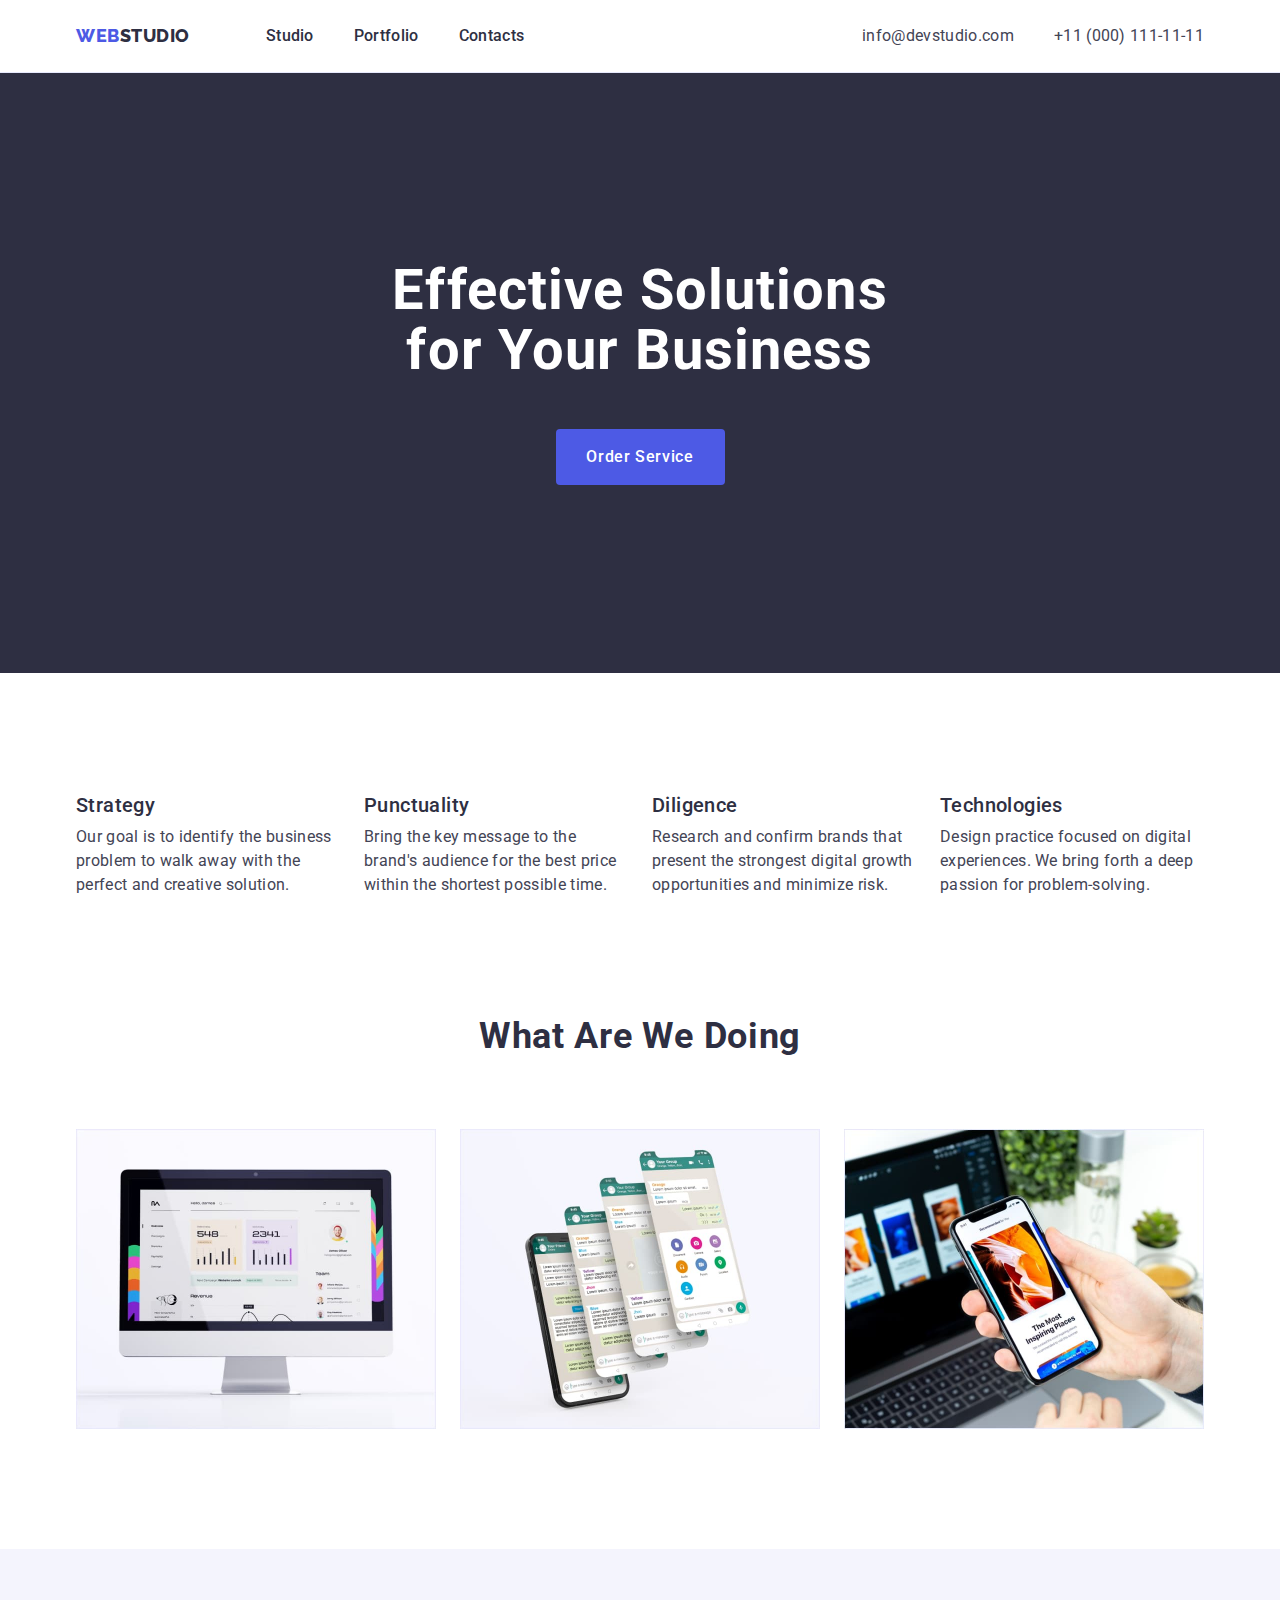
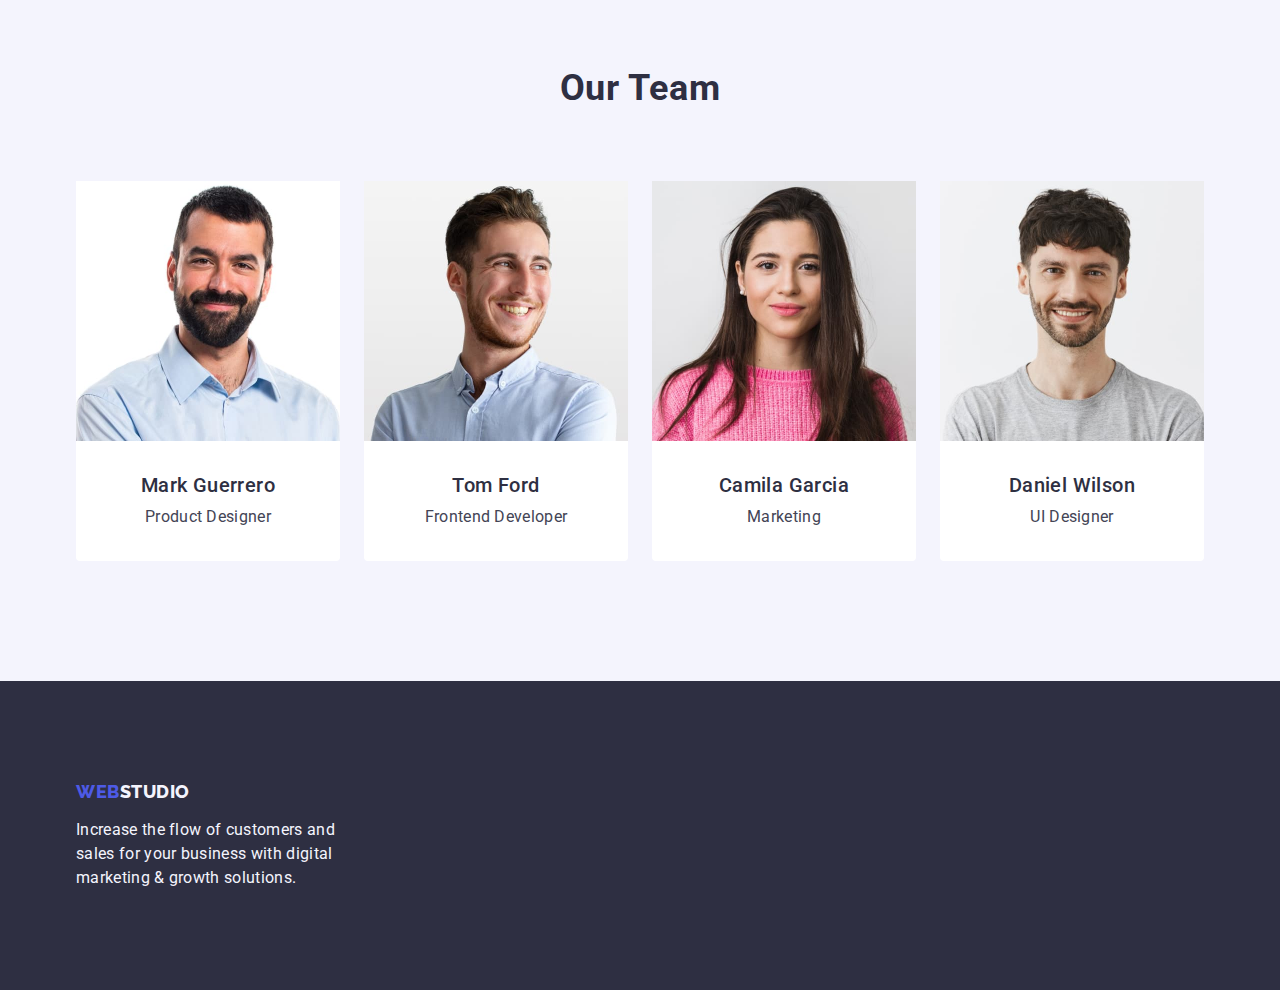
<file: index.html>
<!DOCTYPE html>
<html lang="en">
  <head>
    <meta charset="UTF-8" />
    <meta http-equiv="X-UA-Compatible" content="IE=edge" />
    <meta name="viewport" content="width=device-width, initial-scale=1.0" />
    <title>Webstudio</title>
    <link
      rel="stylesheet"
      href="https://cdnjs.cloudflare.com/ajax/libs/modern-normalize/2.0.0/modern-normalize.min.css"
    />
    <link rel="stylesheet" href="./css/styles.css" />
    <link rel="preconnect" href="https://fonts.googleapis.com" />
    <link rel="preconnect" href="https://fonts.gstatic.com" crossorigin />
    <link
      href="https://fonts.googleapis.com/css2?family=Raleway:wght@800&family=Roboto:wght@400;500;700&display=swap"
      rel="stylesheet"
    />
  </head>
  <body>
    <!-- Header -->

    <header class="page-header">
      <div class="page-header-container container">
        <nav class="header-nav">
          <a href="./index.html" class="header-logo link">
            Web<span class="header-logo-span">Studio</span></a
          >
          <ul class="header-menu list">
            <li>
              <a href="./index.html" class="header-ul-li-a link">Studio</a>
            </li>
            <li>
              <a href="./portfolio.html" class="header-ul-li-a link"
                >Portfolio</a
              >
            </li>
            <li>
              <a href="" class="header-ul-li-a link">Contacts</a>
            </li>
          </ul>
        </nav>

        <address class="header-address">
          <ul class="header-address-ul list">
            <li>
              <a
                href="mailto:info@devstudio.com"
                class="header-address-ul-li-a link"
                >info@devstudio.com</a
              >
            </li>
            <li>
              <a href="tel:+110001111111" class="header-address-ul-li-a link"
                >+11 (000) 111-11-11</a
              >
            </li>
          </ul>
        </address>
      </div>
    </header>

    <!-- Main -->
    <main>
      <section class="main-hero">
        <div class="container">
          <h1 class="main-hero-text">Effective Solutions for Your Business</h1>

          <button type="button" class="main-hero-button">Order Service</button>
        </div>
      </section>

      <section class="page-section-goals">
        <div class="container">
          <h2 class="visually-hidden">Why should you choose us?</h2>
          <ul class="section-goals-ul list">
            <li class="section-goals-ul-li">
              <h3 class="section-goals-hthree">Strategy</h3>
              <p class="section-goals-p">
                Our goal is to identify the business problem to walk away with
                the perfect and creative solution.
              </p>
            </li>
            <li class="section-goals-ul-li">
              <h3 class="section-goals-hthree">Punctuality</h3>
              <p class="section-goals-p">
                Bring the key message to the brand's audience for the best price
                within the shortest possible time.
              </p>
            </li>
            <li class="section-goals-ul-li">
              <h3 class="section-goals-hthree">Diligence</h3>
              <p class="section-goals-p">
                Research and confirm brands that present the strongest digital
                growth opportunities and minimize risk.
              </p>
            </li>
            <li class="section-goals-ul-li">
              <h3 class="section-goals-hthree">Technologies</h3>
              <p class="section-goals-p">
                Design practice focused on digital experiences. We bring forth a
                deep passion for problem-solving.
              </p>
            </li>
          </ul>
        </div>
      </section>

      <section class="main-section-projects">
        <div class="container">
          <h2 class="section-htwo">What are we doing</h2>
          <ul class="main-section-projects-ul list">
            <li class="main-section-projects-ul-li">
              <img src="./images/comphoto.jpg" alt="computer" width="360" />
            </li>
            <li class="main-section-projects-ul-li">
              <img
                src="./images/smartphonephoto.jpg"
                alt="smartphone"
                width="360"
              />
            </li>
            <li class="main-section-projects-ul-li">
              <img
                src="./images/computerandsmartphone.jpg"
                alt="computer and smartphone"
                width="360"
              />
            </li>
          </ul>
        </div>
      </section>

      <section class="main-section-team">
        <div class="container">
          <h2 class="section-htwo">Our Team</h2>
          <ul class="main-section-team-ul list">
            <li class="main-section-team-ul-li">
              <img
                src="./images/markguerrero.jpg"
                alt="Mark Guerrero"
                width="264"
              />
              <div class="main-section-team-div">
                <h3 class="section-team-hthree">Mark Guerrero</h3>
                <p class="main-section-team-ul-li-p">Product Designer</p>
              </div>
            </li>
            <li class="main-section-team-ul-li">
              <img src="./images/tomford.jpg" alt="Tom Ford" width="264" />
              <div class="main-section-team-div">
                <h3 class="section-team-hthree">Tom Ford</h3>
                <p class="main-section-team-ul-li-p">Frontend Developer</p>
              </div>
            </li>
            <li class="main-section-team-ul-li">
              <img
                src="./images/camilagarcia.jpg"
                alt="Camila Garcia"
                width="264"
              />
              <div class="main-section-team-div">
                <h3 class="section-team-hthree">Camila Garcia</h3>
                <p class="main-section-team-ul-li-p">Marketing</p>
              </div>
            </li>
            <li class="main-section-team-ul-li">
              <img
                src="./images/danielwilson.jpg"
                alt="Daniel Wilson"
                width="264"
              />
              <div class="main-section-team-div">
                <h3 class="section-team-hthree">Daniel Wilson</h3>
                <p class="main-section-team-ul-li-p">UI Designer</p>
              </div>
            </li>
          </ul>
        </div>
      </section>
    </main>

    <!-- Footer -->

    <footer class="page-footer">
      <div class="container">
        <a href="./index.html" class="footer-logo link">
          Web<span class="footer-logo-span">Studio</span></a
        >
        <p class="footer-p">
          Increase the flow of customers and sales for your business with
          digital marketing & growth solutions.
        </p>
      </div>
    </footer>
  </body>
</html>
</file>
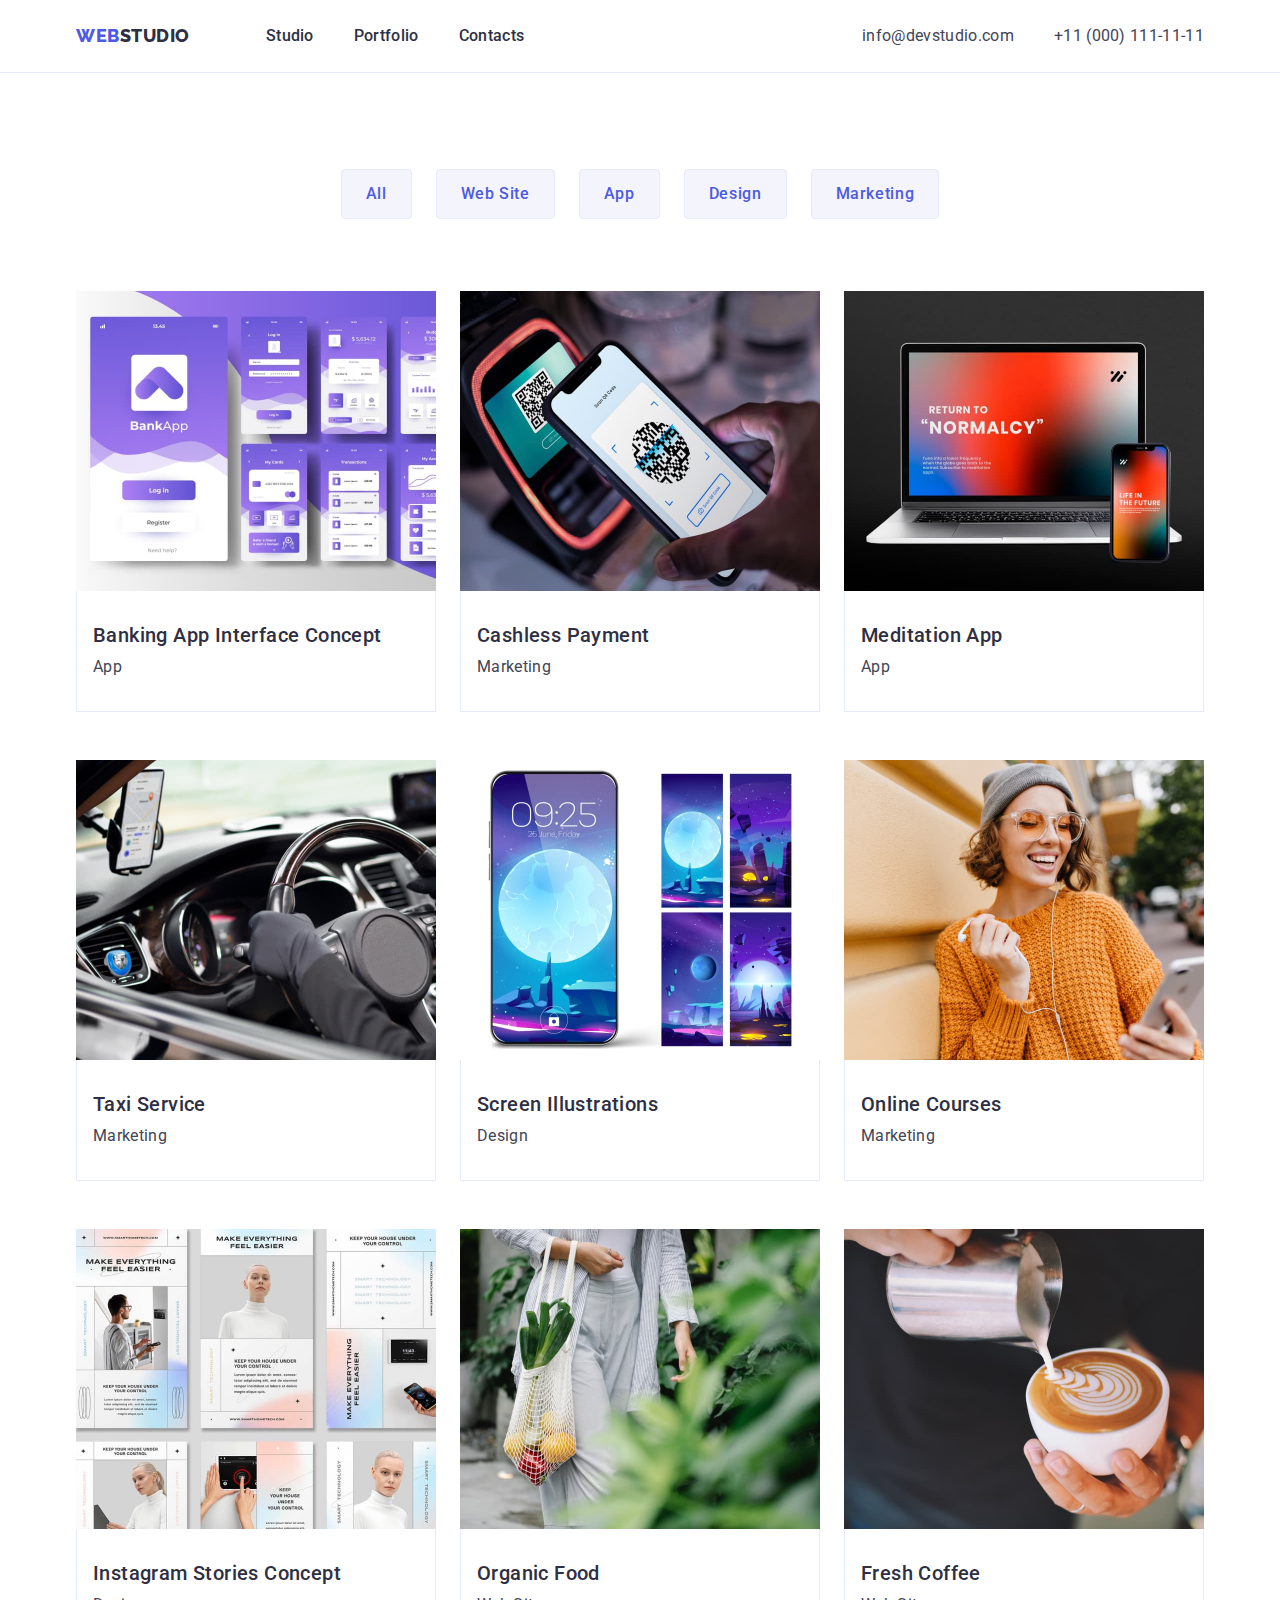
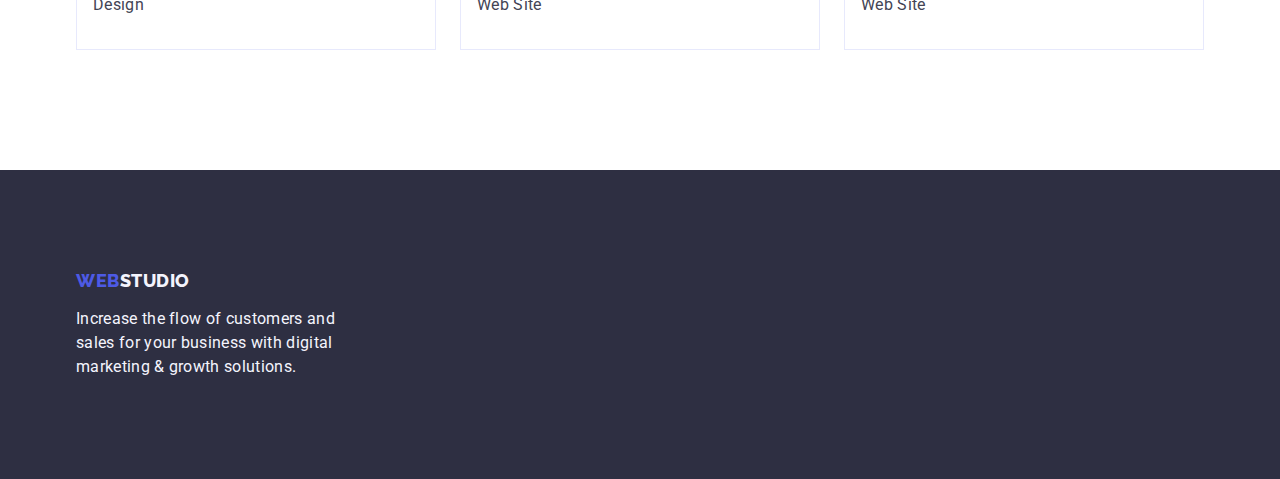
<file: portfolio.html>
<!DOCTYPE html>
<html lang="en">
  <head>
    <meta charset="UTF-8" />
    <meta http-equiv="X-UA-Compatible" content="IE=edge" />
    <meta name="viewport" content="width=device-width, initial-scale=1.0" />
    <title>Webstudio</title>
    <link
      rel="stylesheet"
      href="https://cdnjs.cloudflare.com/ajax/libs/modern-normalize/2.0.0/modern-normalize.min.css"
    />
    <link rel="stylesheet" href="./css/styles.css" />
    <link rel="preconnect" href="https://fonts.googleapis.com" />
    <link rel="preconnect" href="https://fonts.gstatic.com" crossorigin />
    <link
      href="https://fonts.googleapis.com/css2?family=Raleway:wght@800&family=Roboto:wght@400;500;700&display=swap"
      rel="stylesheet"
    />
  </head>
  <body>
    <!-- Header -->

    <header class="page-header">
      <div class="page-header-container container">
        <nav class="header-nav">
          <a href="./index.html" class="header-logo link">
            Web<span class="header-logo-span">Studio</span></a
          >
          <ul class="header-menu list">
            <li>
              <a href="./index.html" class="header-ul-li-a link">Studio</a>
            </li>
            <li>
              <a href="./portfolio.html" class="header-ul-li-a link"
                >Portfolio</a
              >
            </li>
            <li>
              <a href="" class="header-ul-li-a link">Contacts</a>
            </li>
          </ul>
        </nav>

        <address class="header-address">
          <ul class="header-address-ul list">
            <li>
              <a
                href="mailto:info@devstudio.com"
                class="header-address-ul-li-a link"
                >info@devstudio.com</a
              >
            </li>
            <li>
              <a href="tel:+110001111111" class="header-address-ul-li-a link"
                >+11 (000) 111-11-11</a
              >
            </li>
          </ul>
        </address>
      </div>
    </header>

    <!-- Main -->
    <main>
      <section class="port-main-section-example">
        <div class="container">
          <h1 class="visually-hidden">Examples of our works</h1>

          <ul class="port-main-section-example-ul-button list">
            <li>
              <button type="button" class="port-main-button">All</button>
            </li>

            <li>
              <button type="button" class="port-main-button">Web Site</button>
            </li>
            <li>
              <button type="button" class="port-main-button">App</button>
            </li>
            <li>
              <button type="button" class="port-main-button">Design</button>
            </li>
            <li>
              <button type="button" class="port-main-button">Marketing</button>
            </li>
          </ul>

          <ul class="port-main-section-example-ul list">
            <li class="port-main-section-example-ul-li">
              <a href="" class="link">
                <img
                  src="./images/bankapp.jpg"
                  alt="Interface of bank app"
                  width="360"
                />
                <div class="port-main-section-example-ul-li-a-div">
                  <h2 class="port-ul-hthree">Banking App Interface Concept</h2>
                  <p class="port-ul-p">App</p>
                </div></a
              >
            </li>
            <li class="port-main-section-example-ul-li">
              <a href="" class="link">
                <img
                  src="./images/cashpay.jpg"
                  alt="Bank mobile application"
                  width="360"
                />
                <div class="port-main-section-example-ul-li-a-div">
                  <h2 class="port-ul-hthree">Cashless Payment</h2>
                  <p class="port-ul-p">Marketing</p>
                </div>
              </a>
            </li>

            <li class="port-main-section-example-ul-li">
              <a href="" class="link">
                <img
                  src="./images/meditationapp.jpg"
                  alt="meditation app"
                  width="360"
                />
                <div class="port-main-section-example-ul-li-a-div">
                  <h2 class="port-ul-hthree">Meditation App</h2>
                  <p class="port-ul-p">App</p>
                </div></a
              >
            </li>

            <li class="port-main-section-example-ul-li">
              <a href="" class="link">
                <img
                  src="./images/taxiserv.jpg"
                  alt="Taxi with app"
                  width="360"
                />
                <div class="port-main-section-example-ul-li-a-div">
                  <h2 class="port-ul-hthree">Taxi Service</h2>
                  <p class="port-ul-p">Marketing</p>
                </div></a
              >
            </li>

            <li class="port-main-section-example-ul-li">
              <a href="" class="link">
                <img
                  src="./images/screenillustr.jpg"
                  alt="Screen illustrations app"
                  width="360"
                />
                <div class="port-main-section-example-ul-li-a-div">
                  <h2 class="port-ul-hthree">Screen Illustrations</h2>
                  <p class="port-ul-p">Design</p>
                </div></a
              >
            </li>

            <li class="port-main-section-example-ul-li">
              <a href="" class="link">
                <img
                  src="./images/onlinecourse.jpg"
                  alt="Happy online student"
                  width="360"
                />
                <div class="port-main-section-example-ul-li-a-div">
                  <h2 class="port-ul-hthree">Online Courses</h2>
                  <p class="port-ul-p">Marketing</p>
                </div></a
              >
            </li>

            <li class="port-main-section-example-ul-li">
              <a href="" class="link">
                <img
                  src="./images/inststorconc.jpg"
                  alt="Example of Instagram story concept"
                  width="360"
                />
                <div class="port-main-section-example-ul-li-a-div">
                  <h2 class="port-ul-hthree">Instagram Stories Concept</h2>
                  <p class="port-ul-p">Design</p>
                </div></a
              >
            </li>

            <li class="port-main-section-example-ul-li">
              <a href="" class="link">
                <img
                  src="./images/organicfood.jpg"
                  alt="Customer with bag of organic food"
                  width="360"
                />
                <div class="port-main-section-example-ul-li-a-div">
                  <h2 class="port-ul-hthree">Organic Food</h2>
                  <p class="port-ul-p">Web Site</p>
                </div></a
              >
            </li>

            <li class="port-main-section-example-ul-li">
              <a href="" class="link">
                <img
                  src="./images/freshcofee.jpg"
                  alt="Barista with cup od coffee"
                  width="360"
                />
                <div class="port-main-section-example-ul-li-a-div">
                  <h2 class="port-ul-hthree">Fresh Coffee</h2>
                  <p class="port-ul-p">Web Site</p>
                </div></a
              >
            </li>
          </ul>
        </div>
      </section>
    </main>

    <!-- Footer -->

    <footer class="page-footer">
      <div class="container">
        <a href="./index.html" class="footer-logo link">
          Web<span class="footer-logo-span">Studio</span></a
        >
        <p class="footer-p">
          Increase the flow of customers and sales for your business with
          digital marketing & growth solutions.
        </p>
      </div>
    </footer>
  </body>
</html>
</file>
<file: css/styles.css>
:root {
  --brandcolor: #2e2f42;
  --addresscolor: #434455;
  --footercolor: #f4f4fd;
  --footercolor: #f4f4fd;
  --buttoncolor: #4d5ae5;
  --buttonbackground: #f4f4fd;
  --buttonborder: #e7e9fc;
}

body {
  font-family: "Roboto", sans-serif;
  background-color: #ffff;
  color: #434455;
}

.container {
  width: 1158px;
  padding: 0 15px;
  margin: 0 auto;
}

.link {
  text-decoration: none;
}

.list {
  list-style: none;
}

h1,
h2,
h3,
h4,
h5,
h6,
p {
  margin-top: 0;
  margin-bottom: 0;
}

a {
  display: block;
}

address {
  margin-left: auto;
  margin-top: 24px;
  margin-bottom: 24px;
}

ul {
  margin-top: 0;
  margin-bottom: 0;
  padding-left: 0;
}

img {
  display: block;
}

/* Header */

.page-header {
  border-bottom: 1px solid #e7e9fc;
}

.page-header-container {
  display: flex;
}

.header-nav {
  display: flex;
  align-items: center;
}

.header-logo {
  font-family: "Raleway", sans-serif;
  font-style: normal;
  font-weight: 800;
  font-size: 18px;
  line-height: 1.17;
  letter-spacing: 0.03em;
  text-transform: uppercase;
  color: #4d5ae5;
  margin-right: 76px;
}

.header-logo-span {
  color: var(--brandcolor);
}

.header-menu {
  display: flex;
  gap: 40px;
}

.header-ul-li-a {
  font-weight: 500;
  font-size: 16px;
  line-height: 1.5;
  letter-spacing: 0.02em;
  color: var(--brandcolor);
  padding: 24px 0;
}

.header-ul-li-a:hover,
.header-ul-li-a:focus {
  color: #404bbf;
}

.header-address {
  font-style: normal;
}

.header-address-ul {
  display: flex;
  gap: 40px;
}

.header-address-ul-li-a {
  font-size: 16px;
  line-height: 1.5;
  letter-spacing: 0.02em;
  color: var(--addresscolor);
}

.header-address-ul-li-a:hover,
.header-address-ul-li-a:focus {
  color: #404bbf;
}

/* Main */

.visually-hidden {
  position: absolute;
  width: 1px;
  height: 1px;
  margin: -1px;
  border: 0;
  padding: 0;

  white-space: nowrap;
  clip-path: inset(100%);
  clip: rect(0 0 0 0);
  overflow: hidden;
}

/* Section 1 */
.main-hero {
  background-color: var(--brandcolor);
  padding: 188px 0;
}

.main-hero-text {
  font-family: "Roboto";
  font-style: normal;
  font-weight: 700;
  font-size: 56px;
  line-height: 1.07;
  letter-spacing: 0.02em;
  color: #ffffff;
  text-align: center;
  max-width: 496px;
  margin-right: auto;
  margin-left: auto;
  margin-bottom: 48px;
}

.main-hero-button {
  font-family: "Roboto", sans-serif;
  font-style: normal;
  font-weight: 500;
  font-size: 16px;
  line-height: 1.5;
  letter-spacing: 0.04em;
  color: #ffffff;
  cursor: pointer;
  background-color: var(--buttoncolor);
  display: block;
  min-width: 169px;
  height: 56px;
  border: none;
  border-radius: 4px;
  margin-right: auto;
  margin-left: auto;
}

.main-hero-button:hover,
.main-hero-button:focus {
  background-color: #404bbf;
}

/* Section 2 */

.page-section-goals {
  padding: 120px 0;
}

.section-goals-ul {
  display: flex;
  gap: 24px;
}

.section-goals-ul-li {
  width: calc((100% - 72px) / 4);
}

.section-goals-hthree {
  font-style: normal;
  font-weight: 500;
  font-size: 20px;
  line-height: 1.2;
  letter-spacing: 0.02em;
  color: var(--brandcolor);
  margin-bottom: 8px;
  width: calc((100% - 72px) / 4);
  text-align: center;
  margin-bottom: 8px;
}

.section-team-hthree {
  font-style: normal;
  font-weight: 500;
  font-size: 20px;
  line-height: 1.2;
  letter-spacing: 0.02em;
  color: var(--brandcolor);
  margin-bottom: 8px;
  text-align: center;
  margin-bottom: 8px;
}

.section-goals-p {
  font-size: 16px;
  line-height: 1.5;
  letter-spacing: 0.02em;
  color: var(--addresscolor);
}

/* Section 3 */

.main-section-projects {
  padding-bottom: 120px;
}

.section-htwo {
  color: var(--brandcolor);
  font-size: 36px;
  line-height: 1.11;
  letter-spacing: 0.02em;
  text-transform: capitalize;
  text-align: center;
  margin-bottom: 72px;
}

.main-section-projects-ul {
  display: flex;
  gap: 24px;
}

.main-section-projects-ul-li {
  width: calc((100% - 48px) / 3);
}

/* Section 4 */

.main-section-team {
  background-color: #f4f4fd;
  padding: 120px 0;
}

.main-section-team-ul-li {
  background-color: #ffff;
  width: calc((100% - 72px) / 4);
  border-radius: 0px 0px 4px 4px;
}

.main-section-team-ul-li-p {
  font-size: 16px;
  line-height: 1.5;
  letter-spacing: 0.02em;
  color: var(--addresscolor);
  text-align: center;
}

.main-section-team-ul {
  display: flex;
  gap: 24px;
}

.main-section-team-div {
  padding: 32px 16px;
}

/* Footer */

.page-footer {
  background-color: var(--brandcolor);
  padding: 100px 0;
}

.footer-logo {
  font-family: "Raleway", sans-serif;
  font-style: normal;
  font-weight: 800;
  font-size: 18px;
  line-height: 1.17;
  letter-spacing: 0.03em;
  text-transform: uppercase;
  color: #4d5ae5;
  display: inline-block;
  margin-bottom: 16px;
}

.footer-logo-span {
  color: #f4f4fd;
}

.footer-p {
  font-size: 16px;
  line-height: 1.5;
  letter-spacing: 0.02em;
  color: var(--footercolor);
  max-width: 264px;
}

/* Portfolio */

.port-main-section-example {
  padding: 96px 0 120px 0;
}

.port-main-section-example-ul-button {
  display: flex;
  justify-content: center;
  gap: 24px;
  margin-bottom: 72px;
}

.port-main-button {
  font-family: "Roboto", sans-serif;
  font-weight: 500;
  font-size: 16px;
  line-height: 1.5;
  letter-spacing: 0.04em;
  color: var(--buttoncolor);
  background-color: var(--buttonbackground);
  cursor: pointer;
  padding: 12px 24px;
  border: 1px solid var(--buttonborder);
  border-radius: 4px;
}

.port-main-button:hover,
.port-main-button:focus {
  color: #ffffff;
  background-color: #404bbf;
  border: 1px solid transparent;
}

.port-main-section-example-ul {
  display: flex;
  flex-wrap: wrap;
  column-gap: 24px;
  row-gap: 48px;
}

.port-main-section-example-ul-li {
  width: calc((100% - 48px) / 3);
}

.port-main-section-example-ul-li-a-div {
  padding: 32px 16px;
  border: 1px solid #e7e9fc;
  border-top: none;
  margin-bottom: 0;
}

.port-ul-hthree {
  font-style: normal;
  font-weight: 500;
  font-size: 20px;
  line-height: 1.2;
  letter-spacing: 0.02em;
  color: #2e2f42;
  margin-bottom: 8px;
}

.port-ul-p {
  font-size: 16px;
  line-height: 1.5;
  letter-spacing: 0.02em;
  color: var(--addresscolor);
}
</file>
